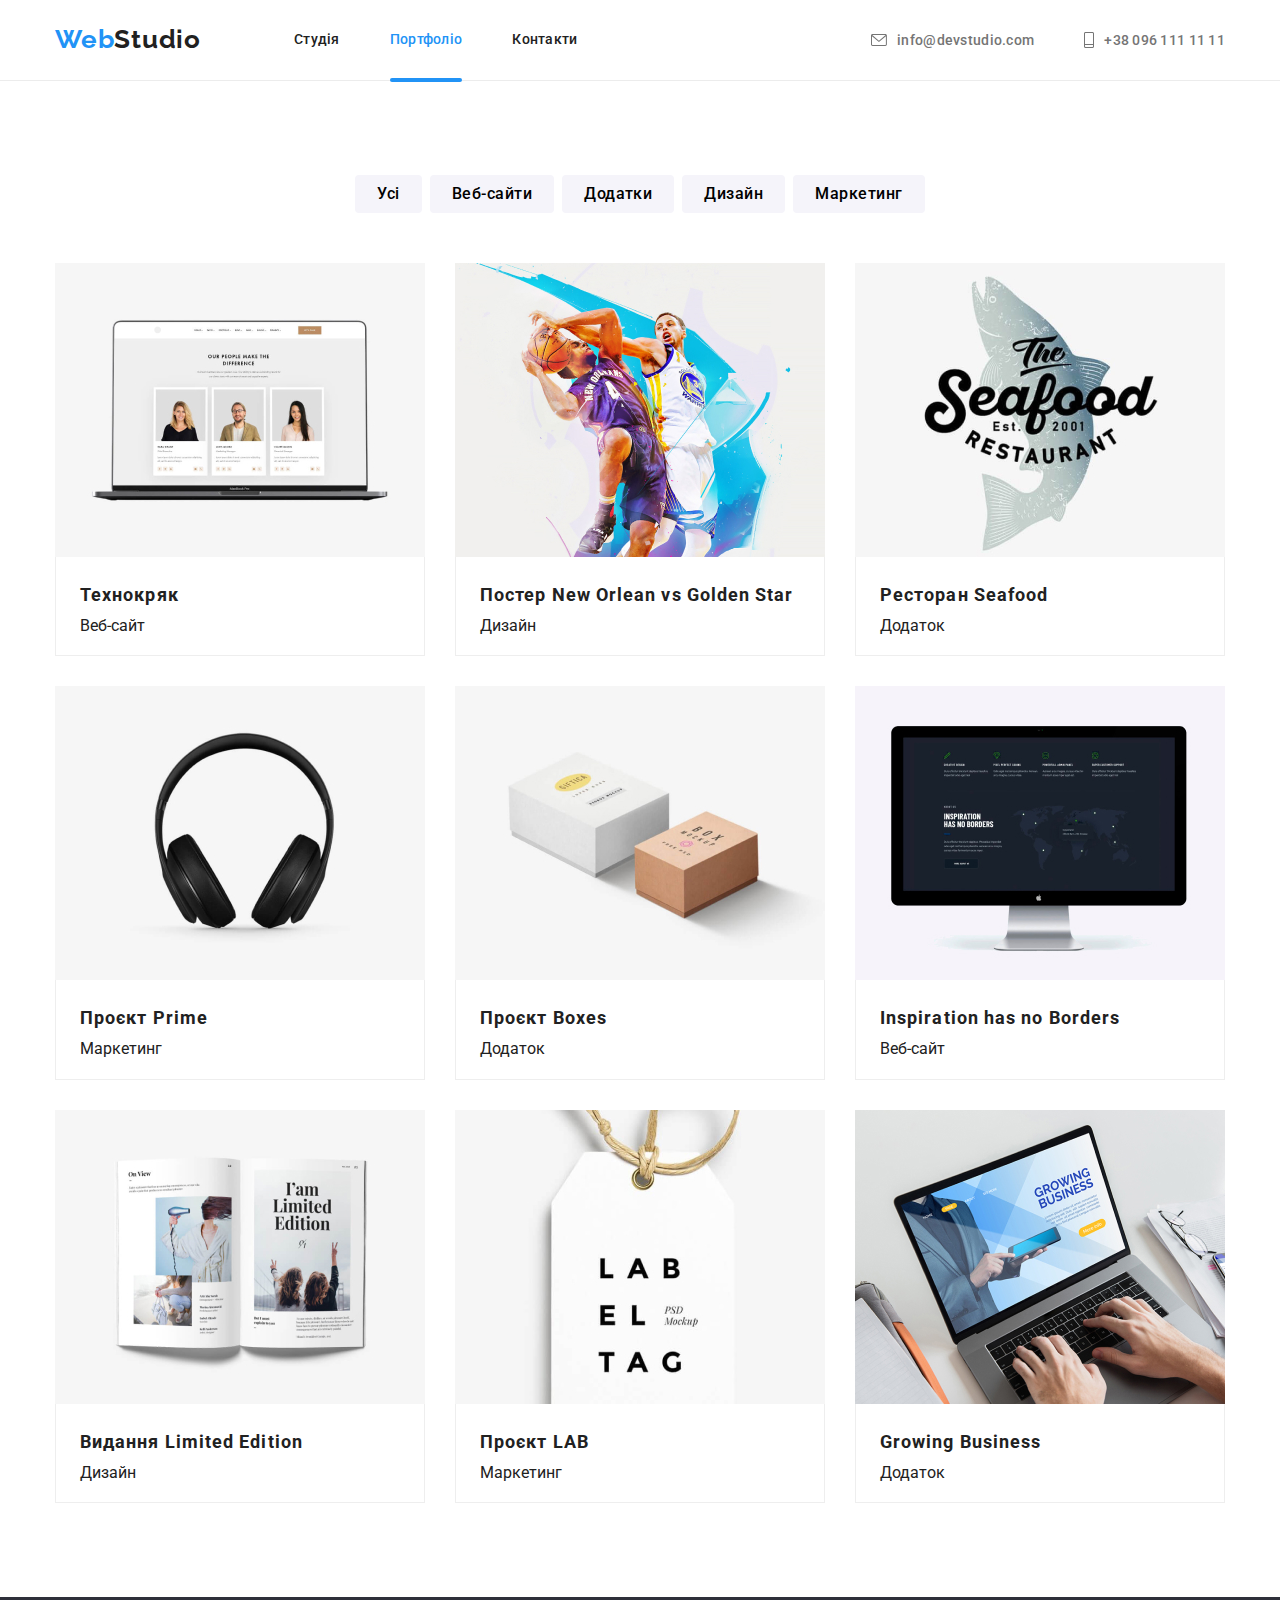
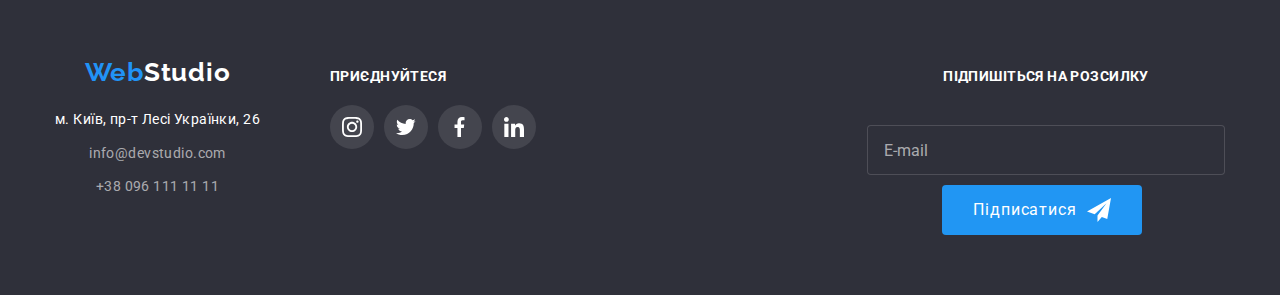
<file: portfolio.html>
<!DOCTYPE html>
<html lang="en">
  <head>
    <meta charset="UTF-8" />
    <meta http-equiv="X-UA-Compatible" content="IE=edge" />
    <meta name="viewport" content="width=device-width, initial-scale=1.0" />
    <title>Portfolio</title>
    <link
      href="https://fonts.googleapis.com/css2?family=Raleway:wght@700&family=Roboto:wght@400;500;700;900&display=swap"
      rel="stylesheet"
    />
    <link
      rel="stylesheet"
      href="https://cdn.jsdelivr.net/npm/modern-normalize@1.1.0/modern-normalize.min.css"
    />
    <link rel="stylesheet" href="./css/main.min.css" />
  </head>
  <body>
    <header class="header">
      <div class="header__container container">
        <nav class="nav__header">
          <a href="logo" class="logo"
            >Web<span class="logo-dark">Studio</span></a
          >
          <ul class="nav__list list">
            <li class="header__item">
              <a href="index.html" class="nav__link link">Студія</a>
            </li>
            <li class="header__item">
              <a href="./portfolio.html" class="nav__link current link"
                >Портфоліо</a
              >
            </li>
            <li class="header__item">
              <a href="#" class="nav__link link">Контакти</a>
            </li>
          </ul>
        </nav>
        <ul class="address__list list">
          <li class="address__item">
            <a href="mailto:info@devstudio.com" class="address__link link"
              ><svg class="address__icon" width="16" height="12">
                <use href="./images/icons.svg#icon-mail"></use></svg
              >info@devstudio.com</a
            >
          </li>
          <li class="address__item">
            <a href="tel:+380961111111" class="address__link link"
              ><svg class="address__icon" width="10" height="16">
                <use href="./images/icons.svg#icon-phone"></use></svg
              >+38 096 111 11 11</a
            >
          </li>
        </ul>
      </div>
    </header>
    <main>
      <section class="portfolio__button section">
        <div class="filter__container container">
          <h1 hidden>Фільтр сторінки Портфоліо</h1>
          <ul class="filters__list list">
            <li class="filters__item">
              <button type="button" class="filters__button">Усі</button>
            </li>
            <li class="filters__item">
              <button type="button" class="filters__button">Веб-сайти</button>
            </li>
            <li class="filters__item">
              <button type="button" class="filters__button">Додатки</button>
            </li>
            <li class="filters__item">
              <button type="button" class="filters__button">Дизайн</button>
            </li>
            <li class="filters__item">
              <button type="button" class="filters__button">Маркетинг</button>
            </li>
          </ul>
          <h2 hidden>Проєкти</h2>
          <ul class="project__list list">
            <li class="project__item">
              <div class="portfolio__thumb">
                <img
                  src="./images/technocrat.jpg"
                  alt="зображений ноутбук з трьома картками працівників"
                  width="370"
                />
                <div class="portfolio__overlay">
                  <p class="overlay__text">
                    Ресурс пропонує комплексні пропозиції з різним рівнем
                    функціоналу та сервісів. Все це дозволить відвідувачу
                    отримати вичерпні відомості про компанію чи приватну особу.
                  </p>
                </div>
              </div>
              <div class="project__wrapper">
                <h3 class="project__title">Технокряк</h3>
                <p class="project__text">Веб-сайт</p>
              </div>
            </li>
            <li class="project__item">
              <div class="portfolio__thumb">
                <img
                  src="./images/poster.jpg"
                  alt="зображений постер з гравцями баскетболу"
                  width="370"
                />
                <div class="portfolio__overlay">
                  <p class="overlay__text">
                    Ресурс пропонує комплексні пропозиції з різним рівнем
                    функціоналу та сервісів. Все це дозволить відвідувачу
                    отримати вичерпні відомості про компанію чи приватну особу.
                  </p>
                </div>
              </div>
              <div class="project__wrapper">
                <h3 lang="en" class="project__title">
                  Постер New Orlean vs Golden Star
                </h3>
                <p class="project__text">Дизайн</p>
              </div>
            </li>
            <li class="project__item">
              <div class="portfolio__thumb">
                <img
                  src="./images/seafood.jpg"
                  alt="логотип ресторану з морепродуктами"
                  width="370"
                />
                <div class="portfolio__overlay">
                  <p class="overlay__text">
                    Ресурс пропонує комплексні пропозиції з різним рівнем
                    функціоналу та сервісів. Все це дозволить відвідувачу
                    отримати вичерпні відомості про компанію чи приватну особу.
                  </p>
                </div>
              </div>
              <div class="project__wrapper">
                <h3 class="project__title">Ресторан Seafood</h3>
                <p class="project__text">Додаток</p>
              </div>
            </li>
            <li class="project__item">
              <div class="portfolio__thumb">
                <img
                  src="./images/prime.jpg"
                  alt="зображені навушники чорного кольору"
                  width="370"
                />
                <div class="portfolio__overlay">
                  <p class="overlay__text">
                    Ресурс пропонує комплексні пропозиції з різним рівнем
                    функціоналу та сервісів. Все це дозволить відвідувачу
                    отримати вичерпні відомості про компанію чи приватну особу.
                  </p>
                </div>
              </div>
              <div class="project__wrapper">
                <h3 class="project__title">Проєкт Prime</h3>
                <p class="project__text">Маркетинг</p>
              </div>
            </li>
            <li class="project__item">
              <div class="portfolio__thumb">
                <img
                  src="./images/boxes-project.jpg"
                  alt="зображено дві коробки бежевого та білого кольорів"
                  width="370"
                />
                <div class="portfolio__overlay">
                  <p class="overlay__text">
                    Ресурс пропонує комплексні пропозиції з різним рівнем
                    функціоналу та сервісів. Все це дозволить відвідувачу
                    отримати вичерпні відомості про компанію чи приватну особу.
                  </p>
                </div>
              </div>
              <div class="project__wrapper">
                <h3 class="project__title">Проєкт Boxes</h3>
                <p class="project__text">Додаток</p>
              </div>
            </li>
            <li class="project__item">
              <div class="portfolio__thumb">
                <img
                  src="./images/inspiration-borders.jpg"
                  alt="зображений монітор компютера"
                  width="370"
                />
                <div class="portfolio__overlay">
                  <p class="overlay__text">
                    Ресурс пропонує комплексні пропозиції з різним рівнем
                    функціоналу та сервісів. Все це дозволить відвідувачу
                    отримати вичерпні відомості про компанію чи приватну особу.
                  </p>
                </div>
              </div>
              <div class="project__wrapper">
                <h3 lang="en" class="project__title">
                  Inspiration has no Borders
                </h3>
                <p class="project__text">Веб-сайт</p>
              </div>
            </li>
            <li class="project__item">
              <div class="portfolio__thumb">
                <img
                  src="./images/limited-edition.jpg"
                  alt="зображений журнал з фотографіями дівчат"
                  width="370"
                />
                <div class="portfolio__overlay">
                  <p class="overlay__text">
                    Ресурс пропонує комплексні пропозиції з різним рівнем
                    функціоналу та сервісів. Все це дозволить відвідувачу
                    отримати вичерпні відомості про компанію чи приватну особу.
                  </p>
                </div>
              </div>
              <div class="project__wrapper">
                <h3 class="project__title">Видання Limited Edition</h3>
                <p class="project__text">Дизайн</p>
              </div>
            </li>
            <li class="project__item">
              <div class="portfolio__thumb">
                <img
                  src="./images/lab.jpg"
                  alt="зображено етикетку з написом LAB"
                  width="370"
                />
                <div class="portfolio__overlay">
                  <p class="overlay__text">
                    Ресурс пропонує комплексні пропозиції з різним рівнем
                    функціоналу та сервісів. Все це дозволить відвідувачу
                    отримати вичерпні відомості про компанію чи приватну особу.
                  </p>
                </div>
              </div>
              <div class="project__wrapper">
                <h3 class="project__title">Проєкт LAB</h3>
                <p class="project__text">Маркетинг</p>
              </div>
            </li>
            <li class="project__item">
              <div class="portfolio__thumb">
                <img
                  src="./images/growing-business.jpg"
                  alt="зображено руки чоловіка який друкує на ноутбуці"
                  width="370"
                />
                <div class="portfolio__overlay">
                  <p class="overlay__text">
                    Ресурс пропонує комплексні пропозиції з різним рівнем
                    функціоналу та сервісів. Все це дозволить відвідувачу
                    отримати вичерпні відомості про компанію чи приватну особу.
                  </p>
                </div>
              </div>
              <div class="project__wrapper">
                <h3 lang="en" class="project__title">Growing Business</h3>
                <p class="project__text">Додаток</p>
              </div>
            </li>
          </ul>
        </div>
      </section>
    </main>
    <footer class="footer">
      <div class="footer__container container">
        <div class="address-wrapper">
          <a href="logo" class="logo link"
            >Web<span class="logo-light">Studio</span></a
          >
          <address class="address">
            <ul class="address-list-footer list">
              <li class="address__list-item">
                <p class="address__text">м. Київ, пр-т Лесі Українки, 26</p>
              </li>
              <li class="address__list-item">
                <a href="mailto:info@devstudio.com" class="contacts__link link"
                  >info@devstudio.com</a
                >
              </li>
              <li class="address__list-item">
                <a href="tel:+380961111111" class="contacts__link link"
                  >+38 096 111 11 11</a
                >
              </li>
            </ul>
          </address>
        </div>
        <div class="footer__link">
          <h2 class="footer__title">Приєднуйтеся</h2>
          <ul class="footer__icon-list list">
            <li>
              <a href="#instagram" class="footer__socials"
                ><svg class="footer__icon" width="20" height="20">
                  <use href="./images/icons.svg#icon-instagram"></use></svg
              ></a>
            </li>
            <li>
              <a href="#twetter" class="footer__socials"
                ><svg class="footer__icon" width="20" height="20">
                  <use href="./images/icons.svg#icon-twetter"></use></svg
              ></a>
            </li>
            <li>
              <a href="#facebook" class="footer__socials"
                ><svg class="footer__icon" width="20" height="20">
                  <use href="./images/icons.svg#icon-facebook"></use></svg
              ></a>
            </li>
            <li>
              <a href="#linkedin" class="footer__socials"
                ><svg class="footer__icon" width="20" height="20">
                  <use href="./images/icons.svg#icon-linkedin"></use></svg
              ></a>
            </li>
          </ul>
        </div>
        <form class="footer__form">
          <h3 class="title__social">Підпишіться на розсилку</h3>
          <div class="form__content">
            <input
              type="email"
              name="email"
              id="email"
              class="footer__email"
              placeholder="E-mail"
            />
            <button type="submit" class="footer__button">
              Підписатися
              <svg class="footer__send-icon" width="24" height="24">
                <use href="./images/icons.svg#icon-send"></use>
              </svg>
            </button>
          </div>
        </form>
      </div>
    </footer>
  </body>
</html>
</file>
<file: css/main.min.css>
/*! modern-normalize v1.1.0 | MIT License | https://github.com/sindresorhus/modern-normalize */*,::before,::after{-webkit-box-sizing:border-box;box-sizing:border-box}html{line-height:1.15;-webkit-text-size-adjust:100%;-moz-tab-size:4;-o-tab-size:4;tab-size:4}body{margin:0;font-family:system-ui,-apple-system,"Segoe UI",Roboto,Helvetica,Arial,sans-serif,"Apple Color Emoji","Segoe UI Emoji"}hr{height:0;color:inherit}abbr[title]{-webkit-text-decoration:underline dotted;text-decoration:underline dotted}b,strong{font-weight:bolder}code,kbd,samp,pre{font-family:ui-monospace,SFMono-Regular,Consolas,"Liberation Mono",Menlo,monospace;font-size:1em}small{font-size:80%}sub,sup{font-size:75%;line-height:0;position:relative;vertical-align:baseline}sub{bottom:-0.25em}sup{top:-0.5em}table{text-indent:0;border-color:inherit}button,input,optgroup,select,textarea{font-family:inherit;font-size:100%;line-height:1.15;margin:0}button,select{text-transform:none}button,[type=button],[type=reset],[type=submit]{-webkit-appearance:button}::-moz-focus-inner{border-style:none;padding:0}:-moz-focusring{outline:1px dotted ButtonText}:-moz-ui-invalid{box-shadow:none}legend{padding:0}progress{vertical-align:baseline}::-webkit-inner-spin-button,::-webkit-outer-spin-button{height:auto}[type=search]{-webkit-appearance:textfield;outline-offset:-2px}::-webkit-search-decoration{-webkit-appearance:none}::-webkit-file-upload-button{-webkit-appearance:button;font:inherit}summary{display:list-item}:root{--color-background: #fff;--color-primary: #2193f6;--color-section: #f5f4fa;--color-text: #212121;--color-button: #2196F3}body{font-family:"Roboto",sans-serif;color:var(--color-text)}.container{min-width:480px;padding:0 15px;margin:0 auto}@media screen and (min-width: 768px){.container{width:767px}}@media screen and (min-width: 1200px){.container{width:1200px}}h1,h2,h3,h4,h5,h6,p{margin:0}.link{text-decoration:none}.list{list-style:none;margin:0;padding:0}img{display:block;max-width:100%;height:auto}@media screen and (min-width: 480px){img{display:block;max-width:100%;height:auto}}@media screen and (min-width: 768px){img{display:block;max-width:100%;height:auto}}@media screen and (min-width: 1200px){img{display:block;max-width:100%;height:auto}}.section{padding:60px 0}@media screen and (min-width: 1200px){.section{padding:94px 0}}.logo{color:var(--color-primary);font-family:"Raleway",sans-serif;font-weight:700;font-size:26px;line-height:1.2;letter-spacing:.03em;text-decoration:none}.logo-light{color:var(--color-background)}.logo-dark{color:var(--color-text)}.address__list{display:none}@media screen and (min-width: 768px){.address__list{display:block;font-size:12px}}@media screen and (min-width: 1200px){.address__list{display:-webkit-box;display:-ms-flexbox;display:flex;padding-top:0;margin-left:auto;-webkit-box-align:center;-ms-flex-align:center;align-items:center;font-size:14px}}@media screen and (min-width: 768px){.address__item:not(:last-child){margin-bottom:0;margin-bottom:10px;text-align:center}}@media screen and (min-width: 1200px){.address__item:not(:last-child){margin-right:50px;-webkit-box-align:center;-ms-flex-align:center;align-items:center;margin-bottom:0}}.address__link{display:-webkit-box;display:-ms-flexbox;display:flex;color:#757575;-webkit-box-align:center;-ms-flex-align:center;align-items:center;font-weight:500;font-size:12px;line-height:1.2;letter-spacing:.02em;-webkit-transition:color 250ms cubic-bezier(0.4, 0, 0.2, 1);transition:color 250ms cubic-bezier(0.4, 0, 0.2, 1)}@media screen and (min-width: 1200px){.address__link{font-size:14px}}.address__link:hover,.address__link:focus{color:var(--color-primary)}.address__icon{fill:currentColor;margin-right:10px}.footer{background-color:#2f303a;padding:60px 0}.footer__container{text-align:center}@media screen and (min-width: 768px){.footer__container{display:-webkit-box;display:-ms-flexbox;display:flex;-webkit-box-align:baseline;-ms-flex-align:baseline;align-items:baseline;-ms-flex-wrap:wrap;flex-wrap:wrap;-ms-flex-pack:distribute;justify-content:space-around}}@media screen and (max-width1199.98px){.footer__container{text-align:center}}@media screen and (max-width1199.98px){.address__wrapper{margin-bottom:60px}}@media screen and (min-width: 1200px){.address__wrapper{text-align:start}}.address{font-style:normal;margin-top:20px}.address__list-footer{margin-bottom:0;-webkit-box-align:baseline;-ms-flex-align:baseline;align-items:baseline}.address__list-item:not(:last-child){margin-bottom:9px}.address__text{font-size:14px;line-height:1.71;letter-spacing:.03em;color:#fff}.contacts__link{font-size:14px;line-height:1.72;letter-spacing:.03em;color:rgba(255,255,255,.6);-webkit-transition:color 250ms cubic-bezier(0.4, 0, 0.2, 1);transition:color 250ms cubic-bezier(0.4, 0, 0.2, 1)}.contacts__link:hover,.contacts__link:focus{color:var(--color-primary)}@media screen and (max-width767.98px){.footer__link{margin-bottom:60px}}@media screen and (min-width: 1200px){.footer__link{margin-left:70px;text-align:start}}.footer__title{font-weight:700;color:#fff;font-size:14px;letter-spacing:.03em;line-height:1.12;text-transform:uppercase;margin-bottom:20px}.footer-text{color:#fff;text-align:center;font-family:"Roboto";font-weight:700;font-size:14px;letter-spacing:.03em;line-height:1.12;text-transform:uppercase}.footer__icon-list{display:-webkit-box;display:-ms-flexbox;display:flex;gap:10px}@media screen and (min-width: 480px){.footer__icon-list{-webkit-box-pack:center;-ms-flex-pack:center;justify-content:center}}.footer__socials{width:44px;height:44px;display:-webkit-box;display:-ms-flexbox;display:flex;-webkit-box-align:center;-ms-flex-align:center;align-items:center;-webkit-box-pack:center;-ms-flex-pack:center;justify-content:center;background-color:rgba(255,255,255,.1);border-radius:50%;-webkit-transition:background-color 250ms cubic-bezier(0.4, 0, 0.2, 1);transition:background-color 250ms cubic-bezier(0.4, 0, 0.2, 1)}.footer__socials:hover,.footer__socials:focus{background-color:var(--color-button)}.footer__icon{fill:#fff}@media screen and (min-width: 768px){.footer__form{display:-webkit-box;display:-ms-flexbox;display:flex;-webkit-box-orient:vertical;-webkit-box-direction:normal;-ms-flex-direction:column;flex-direction:column;-webkit-box-align:center;-ms-flex-align:center;align-items:center;margin-left:0;margin-top:60px}}@media screen and (min-width: 1200px){.footer__form{margin-left:auto;margin-top:0}}.title__social{font-weight:700;font-size:14px;line-height:1.14;letter-spacing:.03em;text-transform:uppercase;color:#fff;margin-bottom:20px}@media screen and (min-width: 768px){.form__content{margin-top:20px;-webkit-box-orient:vertical;-webkit-box-direction:normal;-ms-flex-direction:column;flex-direction:column;display:-webkit-box;display:-ms-flexbox;display:flex}}.footer__button{display:-webkit-inline-box;display:-ms-inline-flexbox;display:inline-flex;-webkit-box-pack:center;-ms-flex-pack:center;justify-content:center;-webkit-box-align:center;-ms-flex-align:center;align-items:center;margin-left:12px;border-radius:4px;width:200px;height:50px;color:#fff;background-color:var(--color-button);border:none;cursor:pointer;font-size:16px;line-height:1.9;text-align:center;letter-spacing:.06em}@media screen and (min-width: 768px){.footer__button{margin-left:75px}}.footer__send-icon{fill:#fff;margin-left:10px}.footer__email{max-width:450px;width:100%;height:50px;border:1px solid rgba(255,255,255,.15);-webkit-filter:drop-shadow(0px 4px 4px rgba 0, 0, 0, 0.15);filter:drop-shadow(0px 4px 4px rgba 0, 0, 0, 0.15);border-radius:4px;background-color:#2f303a;padding:15px 16px}@media screen and (min-width: 768px){.footer__email{width:358px;margin-bottom:10px}}@media screen and (min-width: 1200px){.footer__email{width:358px}}.footer__email::-webkit-input-placeholder{font-size:16px;line-height:1.2;color:rgba(255,255,255,.6)}.footer__email::-moz-placeholder{font-size:16px;line-height:1.2;color:rgba(255,255,255,.6)}.footer__email:-ms-input-placeholder{font-size:16px;line-height:1.2;color:rgba(255,255,255,.6)}.footer__email::-ms-input-placeholder{font-size:16px;line-height:1.2;color:rgba(255,255,255,.6)}.footer__email::placeholder{font-size:16px;line-height:1.2;color:rgba(255,255,255,.6)}.modal{position:absolute;top:50%;left:50%;-webkit-transform:translate(-50%, -50%);transform:translate(-50%, -50%);width:450px;min-height:581px;padding:40px;background-color:var(--color-background);-webkit-box-shadow:0px 1px 3px rgba(0,0,0,.12),0px 1px 1px rgba(0,0,0,.14),0px 2px 1px rgba(0,0,0,.2);box-shadow:0px 1px 3px rgba(0,0,0,.12),0px 1px 1px rgba(0,0,0,.14),0px 2px 1px rgba(0,0,0,.2);border-radius:4px}@media screen and (min-width: 768px){.modal{width:450px}}.modal__close-button{display:-webkit-box;display:-ms-flexbox;display:flex;-webkit-box-align:center;-ms-flex-align:center;align-items:center;-webkit-box-pack:center;-ms-flex-pack:center;justify-content:center;border:1px solid rgba(0,0,0,.1);border-radius:50%;background-color:var(--color-background);position:absolute;top:8px;right:8px;width:30px;height:30px;cursor:pointer}.modal__name{margin-bottom:12px;font-weight:700;font-size:20px;line-height:1.15;text-align:center;letter-spacing:.03em;color:var(--color-text)}.close__icon{fill:#000;width:18px;height:18px}.close__icon:hover{fill:#2196f3}.form__label{display:block;margin-bottom:4px;font-size:12px;line-height:1.16;letter-spacing:.01em;color:#757575}.form__control{position:relative;margin-bottom:10px}.form__input{width:100%;padding:14px 42px;border:1px solid rgba(33,33,33,.2);border-radius:4px;-webkit-transition:border-color var(--transition-duration) var(--transition-timing-function);transition:border-color var(--transition-duration) var(--transition-timing-function);outline:none}.form-input:focus{border-color:var(--color-primary)}.comment{width:100%;height:120px;resize:none;padding:12px 16px;border:1px solid rgba(33,33,33,.2);border-radius:4px;outline:none}.comment::-webkit-input-placeholder{font-size:12px;line-height:1.16;letter-spacing:.01em;color:rgba(117,117,117,.5)}.comment::-moz-placeholder{font-size:12px;line-height:1.16;letter-spacing:.01em;color:rgba(117,117,117,.5)}.comment:-ms-input-placeholder{font-size:12px;line-height:1.16;letter-spacing:.01em;color:rgba(117,117,117,.5)}.comment::-ms-input-placeholder{font-size:12px;line-height:1.16;letter-spacing:.01em;color:rgba(117,117,117,.5)}.comment::placeholder{font-size:12px;line-height:1.16;letter-spacing:.01em;color:rgba(117,117,117,.5)}.modal__icons{fill:currentColor;position:absolute;pointer-events:none;left:12px;top:50%;-webkit-transform:translateY(-50%);transform:translateY(-50%)}.form__input:focus+.modal__icons{fill:var(--color-button)}.form__checkbox{display:-webkit-box;display:-ms-flexbox;display:flex;-webkit-box-align:center;-ms-flex-align:center;align-items:center;-webkit-box-pack:center;-ms-flex-pack:center;justify-content:center;margin-top:20px;gap:4px}.form__check-box{-webkit-appearance:none;-moz-appearance:none;appearance:none}.checkbox__icon{display:inline-block;width:16px;height:15px;border:2px solid #212121;border-radius:2px;background-color:#fff;margin-right:8px}.form__checkbox-label{font-size:12px;line-height:1.71;color:#757575;letter-spacing:.03em}@media screen and (min-width: 768px){.form__checkbox-label{font-size:12px}}.form__check-box:checked+.checkbox__icon{background-color:#2196f3;border-color:#2196f3;background-image:url("../images/checkbox.svg");background-size:11px 8px;background-position:center;background-repeat:no-repeat}.form__checkbox-label::before{content:" ";display:inline-block;border-color:#212121;border-radius:2px;margin-right:7px}.form__contract{font-size:14px;line-height:1.71;letter-spacing:.03em;color:#2196f3}@media screen and (min-width: 768px){.form__contract{font-size:12px}}.button__submit{display:-webkit-box;display:-ms-flexbox;display:flex;-webkit-box-pack:center;-ms-flex-pack:center;justify-content:center;margin:0 auto;margin-top:30px;padding:10px 52px;font-weight:700;font-size:1.85;letter-spacing:.06em;line-height:30px;background-color:#188ce8;-webkit-box-shadow:0px 4px 4px rgba(0,0,0,.15);box-shadow:0px 4px 4px rgba(0,0,0,.15);border-radius:4px;color:#fff;border:none;cursor:pointer}.header__container{display:-webkit-box;display:-ms-flexbox;display:flex}@media screen and (min-width: 768px){.header__container{display:-webkit-box;display:-ms-flexbox;display:flex;-webkit-box-align:center;-ms-flex-align:center;align-items:center}}.header{border-bottom:1px solid #ececec}@media screen and (max-width767.98px){.header{padding-top:10px;padding-bottom:10px}}.header__item:not(:last-child){margin-right:50px;-webkit-box-align:center;-ms-flex-align:center;align-items:center}.menu{display:-webkit-box;display:-ms-flexbox;display:flex;padding:0;margin:0;list-style:none}@media(min-width: 768px){.menu{display:none}}.menu-toggle{min-height:40px;min-width:40px;display:-webkit-box;display:-ms-flexbox;display:flex;-webkit-box-align:center;-ms-flex-align:center;align-items:center;-webkit-box-pack:center;-ms-flex-pack:center;justify-content:center;margin:0;padding:0;background-color:rgba(0,0,0,0);cursor:pointer;border:none;outline:none}@media(min-width: 768px){.menu-toggle{display:none}}.menu .link{padding:10px;color:inherit;text-decoration:none}.menu .link:hover,.menu .link:focus{text-decoration:underline}@media(min-width: 768px){.menu-toggle{display:none}}.menu-toggle:hover,.menu-toggle:focus{fill:#2196f3}.menu__container{position:fixed;display:-webkit-box;display:-ms-flexbox;display:flex;-webkit-box-orient:vertical;-webkit-box-direction:normal;-ms-flex-direction:column;flex-direction:column;top:0;left:0;width:100vw;height:100vh;padding:32px;background-color:#fff;z-index:999;-webkit-transform:translateX(100%);transform:translateX(100%);-webkit-transition:-webkit-transform 250ms ease-in-out;transition:-webkit-transform 250ms ease-in-out;transition:transform 250ms ease-in-out;transition:transform 250ms ease-in-out, -webkit-transform 250ms ease-in-out}@media screen and (min-width: 768px){.menu__container{display:none}}.menu__container.is-open{-webkit-transform:translateX(0);transform:translateX(0)}.menu__container .menu-toggle{position:absolute;top:16px;right:16px;color:#fff}.mobile__menu{padding:0;margin:0;list-style:none;margin-bottom:auto}.mobile__menu .link{color:#212121;font-weight:500;font-size:40px;letter-spacing:.02em;line-height:1.17}.close__menu:hover{fill:#2196f3}.tel{font-weight:500;font-size:34px;letter-spacing:.02em;color:#2196f3;margin-bottom:32px}.mail{font-weight:500;font-size:24px;line-height:.04;letter-spacing:.02em;color:#757575}.mobile__menu .link,.mobile__contacts .link,.mobile__socials .link{display:block;padding:10px;text-decoration:none}.mobile__socials{display:-webkit-box;display:-ms-flexbox;display:flex;-webkit-box-align:center;-ms-flex-align:center;align-items:center;margin-top:40px}.mobile__socials .mobile__socials-item:not(:last-child){margin-right:10px;border-right:1px solid rgba(33,33,33,.2)}.mobile__socials .link{padding:0;padding-right:10px;color:#2196f3}.nav__header{display:-webkit-box;display:-ms-flexbox;display:flex;-webkit-box-align:center;-ms-flex-align:center;align-items:center;margin-right:auto}@media screen and (min-width: 768px){.nav__header{margin-right:auto}}.nav__list{display:none}@media screen and (min-width: 768px){.nav__list{display:-webkit-box;display:-ms-flexbox;display:flex;margin-left:93px;margin-right:15px;-webkit-box-orient:horizontal;-webkit-box-direction:normal;-ms-flex-direction:row;flex-direction:row}}@media screen and (min-width: 1200px){.nav__list{display:-webkit-box;display:-ms-flexbox;display:flex;margin-left:93px;-webkit-box-orient:horizontal;-webkit-box-direction:normal;-ms-flex-direction:row;flex-direction:row}}.nav__link{display:block;color:var(--color-text);font-weight:500;font-size:14px;line-height:1.14;letter-spacing:.02em;padding-top:32px;padding-bottom:32px;position:relative;-webkit-transition:color 250ms cubic-bezier(0.4, 0, 0.2, 1);transition:color 250ms cubic-bezier(0.4, 0, 0.2, 1)}.nav__link.current{color:var(--color-primary)}.nav__link:hover,.nav__link:focus{color:var(--color-primary)}.current::after{display:inline-block;content:"";width:100%;height:4px;position:absolute;left:0;bottom:-2px;background-color:var(--color-primary);border-radius:2px}.menu__button{display:-webkit-inline-box;display:-ms-inline-flexbox;display:inline-flex;margin:0;padding:0;border:none;background-color:rgba(0,0,0,0)}.menu__button .icon-cross{display:none}.menu__button .is-open .icon-cross{display:block}.menu__button .is-open .icon-menu{display:none}.baner__header{margin:0 auto;background-color:#2f303a;color:var(--color-background);background-size:1600px;max-width:1600px;background-repeat:no-repeat;background-position:center;background-image:-webkit-gradient(linear, left top, right top, from(rgba(47, 48, 58, 0.4)), to(rgba(47, 48, 58, 0.4))),url(../images/background.jpg);background-image:linear-gradient(to right, rgba(47, 48, 58, 0.4), rgba(47, 48, 58, 0.4)),url(../images/background.jpg)}@media screen and (min-width: 480px){.baner__header{width:480px;background-position:center;padding:118px 0}}@media screen and (min-width: 768px){.baner__header{width:100%;background-position:center;padding:118px 0}}@media screen and (min-widty: 1200px){.baner__header{width:1200px}}@media screen and (min-width: 1600px){.baner__header{width:1600px;background-position:center;padding:200px 0}}.baner__text{color:var(--color-background);width:360px;font-size:26px;font-weight:900;text-align:center;line-height:1.36;letter-spacing:.06em;text-transform:uppercase;margin:0 auto;margin-bottom:30px}@media screen and (min-width: 768px){.baner__text{width:360px;line-height:1.61;letter-spacing:.06em}}@media screen and (min-width: 1200px){.baner__text{font-size:44px;width:696px}}.baner__button{display:block;margin:0 auto;width:216px;min-height:50px;color:#fff;background-color:var(--color-button);font-family:inherit;border-radius:4px;border:none;font-weight:700;font-size:16px;line-height:1.88;letter-spacing:.06em;cursor:pointer}@media screen and (min-width: 768px){.baner__button{width:200px}}.features__wrapper{display:-webkit-box;display:-ms-flexbox;display:flex;-webkit-box-pack:center;-ms-flex-pack:center;justify-content:center;-webkit-box-align:center;-ms-flex-align:center;align-items:center;height:120px;margin-bottom:30px;background-color:var(--color-section);border-radius:4px}.features__container{display:-webkit-box;display:-ms-flexbox;display:flex}.features__list{display:-webkit-box;display:-ms-flexbox;display:flex;-ms-flex-wrap:wrap;flex-wrap:wrap;gap:30px}.features__item{-ms-flex-preferred-size:calc((100% - 0px)/1);flex-basis:calc((100% - 0px)/1)}@media screen and (min-width: 768px){.features__item{-ms-flex-preferred-size:calc((100% - 30px)/2);flex-basis:calc((100% - 30px)/2)}}@media screen and (min-width: 1200px){.features__item{-ms-flex-preferred-size:calc((100% - 90px)/4);flex-basis:calc((100% - 90px)/4)}}.features__item:last-child{margin-right:0}.features__title{font-weight:700;font-size:14px;line-height:1.15;letter-spacing:.03em;text-transform:uppercase;margin-bottom:10px}@media screen and (max-width: 767px){.features__title{text-align:center}}.features__text{font-weight:400;font-size:14px;color:#757575;line-height:1.71;letter-spacing:.03em}.examples{padding-top:0;display:none}@media screen and (min-width: 1200px){.examples{display:block}}.examples__container{display:flexbox}.examples__title{text-align:center;font-size:36px;line-height:1.17;letter-spacing:.03em;margin-bottom:50px}.examples__item{width:370px;margin-right:30px;margin-left:0}.examples__item:last-child{margin-right:0}.examples__list{display:-webkit-box;display:-ms-flexbox;display:flex;-webkit-box-pack:center;-ms-flex-pack:center;justify-content:center;-webkit-box-align:center;-ms-flex-align:center;align-items:center}.activity{display:-webkit-box;display:-ms-flexbox;display:flex;position:relative;-webkit-box-pack:center;-ms-flex-pack:center;justify-content:center}.activity::before{content:"";position:absolute;bottom:0;width:100%;height:70px;background-color:rgba(47,48,58,.8)}.activity__text{position:absolute;bottom:0;margin:0;padding:27px 0;font-weight:700;font-size:14px;line-height:1.143;text-transform:uppercase;color:#fff}.team__container{display:block}.team{background-color:var(--color-section)}.team__title{display:-webkit-box;display:-ms-flexbox;display:flex;-webkit-box-pack:center;-ms-flex-pack:center;justify-content:center;font-size:36px;line-height:1.17;letter-spacing:.03em;margin-bottom:50px}.team__list{display:-webkit-box;display:-ms-flexbox;display:flex;-webkit-box-pack:center;-ms-flex-pack:center;justify-content:center;-ms-flex-wrap:wrap;flex-wrap:wrap;margin-right:-30px;margin-bottom:-30px}.team__item{margin-right:30px;margin-bottom:30px;background-color:var(--color-background);border-bottom:1px solid #ececec;-webkit-box-shadow:0px 1px 3px rgba(0,0,0,.12),0px 1px 1px rgba(0,0,0,.014),0px 2px 1px rgba(0,0,0,.2);box-shadow:0px 1px 3px rgba(0,0,0,.12),0px 1px 1px rgba(0,0,0,.014),0px 2px 1px rgba(0,0,0,.2);border-radius:0px 0px 4px 4px}@media screen and (min-width: 480px){.team__item{width:450px}}@media screen and (min-width: 768px){.team__item{width:354px}}@media screen and (min-width: 1200px){.team__item{width:270px}}.team__wrapper{padding:30px 0}.team__members{margin-bottom:10px;font-weight:500;font-size:16px;line-height:1.19;text-align:center;letter-spacing:.03em}.team__text{margin-bottom:16px;font-size:16px;line-height:1.19;color:#757575;text-align:center;letter-spacing:.03em}.socials{display:-webkit-box;display:-ms-flexbox;display:flex;-webkit-box-align:center;-ms-flex-align:center;align-items:center;-webkit-box-pack:center;-ms-flex-pack:center;justify-content:center;gap:10px}.socials__link{display:-webkit-box;display:-ms-flexbox;display:flex;-webkit-box-align:center;-ms-flex-align:center;align-items:center;-webkit-box-pack:center;-ms-flex-pack:center;justify-content:center;width:44px;height:44px;border-radius:50%;fill:#afb1b8;-webkit-transition:fill 250ms cubic-bezier(0.4, 0, 0.2, 1),background-color 250ms cubic-bezier(0.4, 0, 0.2, 1);transition:fill 250ms cubic-bezier(0.4, 0, 0.2, 1),background-color 250ms cubic-bezier(0.4, 0, 0.2, 1)}.socials__link:hover,.socials__link:focus{fill:#fff;background-color:var(--color-primary)}.customers__title{text-align:center;font-size:28px;letter-spacing:.03em;line-height:1.17;margin-bottom:50px}@media screen and (min-width: 1200px){.customers__title{font-size:36px}}.customers__list{display:-webkit-box;display:-ms-flexbox;display:flex;-ms-flex-wrap:wrap;flex-wrap:wrap;gap:30px;margin-top:30px}@media screen and (min-width: 1200px){.customers__list{margin-top:50px}}.customers__item{-ms-flex-preferred-size:calc((100% - 30px)/2);flex-basis:calc((100% - 30px)/2)}@media screen and (min-width: 768px){.customers__item{-ms-flex-preferred-size:calc((100% - 60px)/3);flex-basis:calc((100% - 60px)/3)}}@media screen and (min-width: 1200px){.customers__item{-ms-flex-preferred-size:calc((100% - 150px)/6);flex-basis:calc((100% - 150px)/6)}}.customers__link{width:210px;height:92px;border:1px solid #afb1b8;border-radius:4px;display:-webkit-box;display:-ms-flexbox;display:flex;-webkit-box-align:center;-ms-flex-align:center;align-items:center;-webkit-box-pack:center;-ms-flex-pack:center;justify-content:center;fill:#afb1b8;-webkit-transition:fill 250ms cubic-bezier(0.4, 0, 0.2, 1),border-color 250ms cubic-bezier(0.4, 0, 0.2, 1);transition:fill 250ms cubic-bezier(0.4, 0, 0.2, 1),border-color 250ms cubic-bezier(0.4, 0, 0.2, 1)}@media screen and (min-width: 760px){.customers__link{width:210px}}@media screen and (min-width: 1200px){.customers__link{width:170px}.customers__link:hover,.customers__link:focus{fill:var(--color-button);border-color:var(--color-button)}}.filters__list{display:-webkit-box;display:-ms-flexbox;display:flex;-webkit-box-pack:center;-ms-flex-pack:center;justify-content:center;margin-bottom:50px;gap:8px}.filters__item:last-child{margin-right:0}.filters__button{font-weight:700;padding:6px 22px;font-weight:500;font-size:16px;line-height:1.63;text-align:center;letter-spacing:.03em;background:#f5f4fa;border-radius:4px;border:none;cursor:pointer;-webkit-transition:color 250ms cubic-bezier(0.4, 0, 0.2, 1),background-color 250ms cubic-bezier(0.4, 0, 0.2, 1),-webkit-box-shadow 250ms cubic-bezier(0.4, 0, 0.2, 1);transition:color 250ms cubic-bezier(0.4, 0, 0.2, 1),background-color 250ms cubic-bezier(0.4, 0, 0.2, 1),-webkit-box-shadow 250ms cubic-bezier(0.4, 0, 0.2, 1);transition:color 250ms cubic-bezier(0.4, 0, 0.2, 1),background-color 250ms cubic-bezier(0.4, 0, 0.2, 1),box-shadow 250ms cubic-bezier(0.4, 0, 0.2, 1);transition:color 250ms cubic-bezier(0.4, 0, 0.2, 1),background-color 250ms cubic-bezier(0.4, 0, 0.2, 1),box-shadow 250ms cubic-bezier(0.4, 0, 0.2, 1),-webkit-box-shadow 250ms cubic-bezier(0.4, 0, 0.2, 1)}.filters__button:hover,.filters__button:focus{color:#fff;background-color:#2196f3;-webkit-box-shadow:0px 3px 1px rgba(0,0,0,.1),0px 1px 2px rgba(0,0,0,.08),0px 2px 2px rgba(0,0,0,.12);box-shadow:0px 3px 1px rgba(0,0,0,.1),0px 1px 2px rgba(0,0,0,.08),0px 2px 2px rgba(0,0,0,.12);border-radius:4px}.project__list{display:-webkit-box;display:-ms-flexbox;display:flex;-ms-flex-wrap:wrap;flex-wrap:wrap;margin-right:-30px;margin-bottom:-30px}.project__wrapper{border:1px solid #eee;border-top:none;padding:20px 24px}.portfolio__thumb{position:relative;width:370px;height:294px;overflow:hidden}.portfolio__overlay{position:absolute;top:0;left:0;width:100%;height:100%;background-color:rgba(33,150,243,.9);-webkit-transform:translateY(101%);transform:translateY(101%);-webkit-transition:-webkit-transform 250ms cubic-bezier(0.4, 0, 0.2, 1);transition:-webkit-transform 250ms cubic-bezier(0.4, 0, 0.2, 1);transition:transform 250ms cubic-bezier(0.4, 0, 0.2, 1);transition:transform 250ms cubic-bezier(0.4, 0, 0.2, 1), -webkit-transform 250ms cubic-bezier(0.4, 0, 0.2, 1)}.overlay__text{padding:60px 24px;-ms-flex-line-pack:center;align-content:center;font-size:18px;line-height:1.56;color:#fff}.project__item:hover .portfolio__overlay,.project__item:focus .portfolio__overlay{-webkit-transform:translateY(0);transform:translateY(0)}img{display:block}.project__item{margin-right:30px;margin-bottom:30px;width:370px;-webkit-transition:-webkit-box-shadow 250ms cubic-bezier(0.4, 0, 0.2, 1),-webkit-transform 250ms cubic-bezier(0.4, 0, 0.2, 1);transition:-webkit-box-shadow 250ms cubic-bezier(0.4, 0, 0.2, 1),-webkit-transform 250ms cubic-bezier(0.4, 0, 0.2, 1);transition:box-shadow 250ms cubic-bezier(0.4, 0, 0.2, 1),transform 250ms cubic-bezier(0.4, 0, 0.2, 1);transition:box-shadow 250ms cubic-bezier(0.4, 0, 0.2, 1),transform 250ms cubic-bezier(0.4, 0, 0.2, 1),-webkit-box-shadow 250ms cubic-bezier(0.4, 0, 0.2, 1),-webkit-transform 250ms cubic-bezier(0.4, 0, 0.2, 1)}.project__item:ntn-child(3n){margin-right:0}.project__item:ntn-last-child(-n+3){margin-bottom:0}.project__title{color:var(--color-text);font-size:18px;line-height:2;letter-spacing:.06em;margin-bottom:4px}.project-text{color:#757575;font-weight:400;font-size:16px;line-height:1.9;letter-spacing:.03em}.project-item:hover{-webkit-box-shadow:0px 1px 1px rgba(0,0,0,.12),0px 4px 4px rgba(0,0,0,.06),1px 4px 6px rgba(0,0,0,.16);box-shadow:0px 1px 1px rgba(0,0,0,.12),0px 4px 4px rgba(0,0,0,.06),1px 4px 6px rgba(0,0,0,.16)}.backdrop{position:fixed;top:0;left:0;width:100%;height:100%;z-index:1;background-color:rgba(0,0,0,.2);-webkit-transition:opacity 250ms,visibility 250ms;transition:opacity 250ms,visibility 250ms}.backdrop.is-hidden{opacity:0;visibility:hidden;pointer-events:none}/*# sourceMappingURL=main.min.css.map */
</file>
